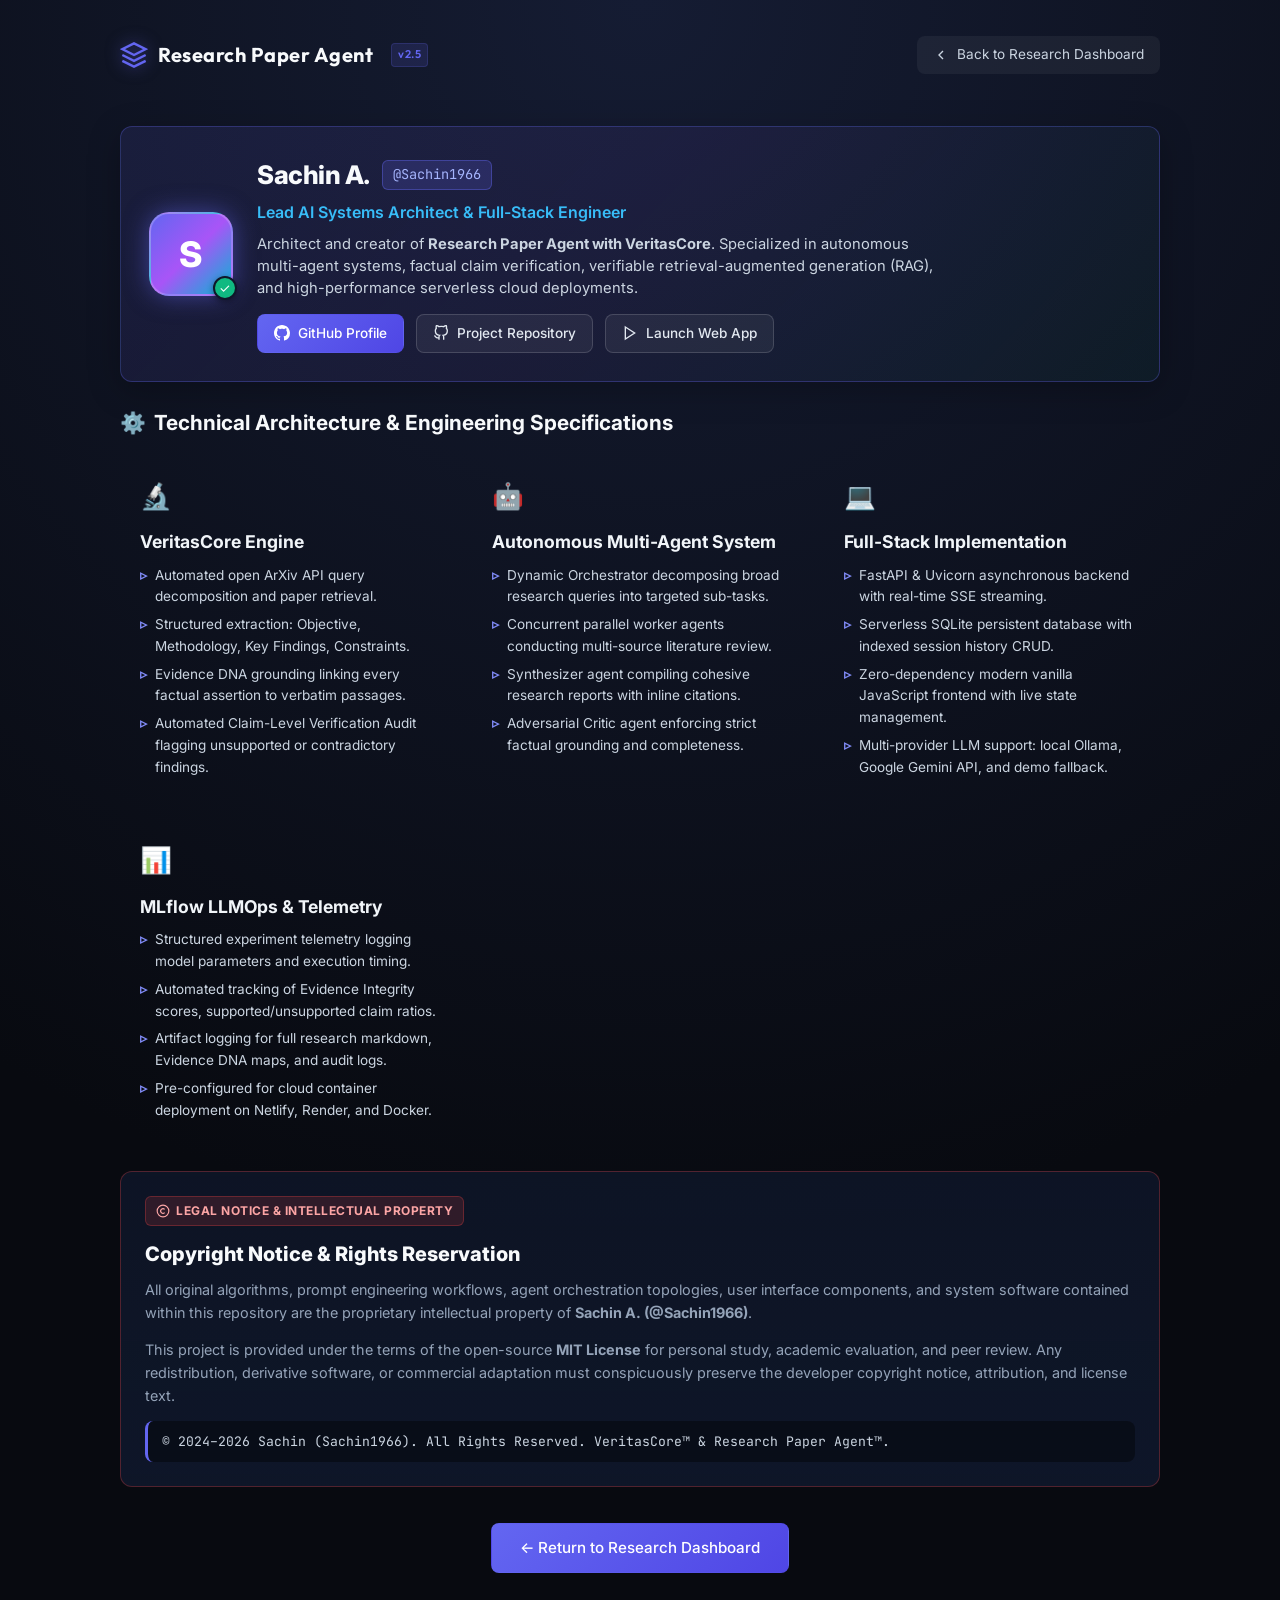
<file: developer.html>
<!DOCTYPE html>
<html lang="en">
<head>
    <meta charset="UTF-8">
    <meta name="viewport" content="width=device-width, initial-scale=1.0">
    <title>Developer Information & Copyright — Research Paper Agent | Sachin A.</title>
    
    <!-- Technical SEO & Meta Tags -->
    <meta name="description" content="Official developer dossier and intellectual property notice for Research Paper Agent & VeritasCore, created and engineered by Sachin A. (@Sachin1966).">
    <meta name="keywords" content="Sachin1966, Sachin A, Developer, AI Architect, Research Paper Agent, VeritasCore, Multi-Agent System, Full-Stack AI Engineer">
    <meta name="author" content="Sachin A. (@Sachin1966)">
    <meta name="robots" content="index, follow">
    <link rel="canonical" href="https://research-analyst-agent.onrender.com/developer.html">
    
    <!-- Favicon -->
    <link rel="icon" type="image/svg+xml" href="favicon.svg">
    <meta name="theme-color" content="#0b0f19">

    <!-- Open Graph -->
    <meta property="og:type" content="profile">
    <meta property="og:url" content="https://research-analyst-agent.onrender.com/developer.html">
    <meta property="og:title" content="Developer Dossier & Copyright — Sachin A. (@Sachin1966)">
    <meta property="og:description" content="Lead AI Systems Architect of Research Paper Agent with VeritasCore. Architecture specifications, project dossier, and intellectual property.">
    <meta property="og:image" content="https://research-analyst-agent.onrender.com/favicon.svg">

    <!-- Twitter Card -->
    <meta name="twitter:card" content="summary">
    <meta name="twitter:creator" content="@Sachin1966">
    <meta name="twitter:title" content="Developer Information — Sachin A. (@Sachin1966)">
    <meta name="twitter:description" content="Lead AI Systems Architect of Research Paper Agent with VeritasCore.">

    <!-- JSON-LD Profile Schema -->
    <script type="application/ld+json">
    {
      "@context": "https://schema.org",
      "@type": "ProfilePage",
      "mainEntity": {
        "@type": "Person",
        "name": "Sachin A.",
        "alternateName": "Sachin1966",
        "jobTitle": "Lead AI Systems Architect & Full-Stack Engineer",
        "description": "Creator and architect of Research Paper Agent with VeritasCore.",
        "url": "https://github.com/Sachin1966",
        "sameAs": [
          "https://github.com/Sachin1966",
          "https://github.com/Sachin1966/Research-Analyst-Agent"
        ]
      }
    }
    </script>

    <!-- Fonts -->
    <link rel="preconnect" href="https://fonts.googleapis.com">
    <link rel="preconnect" href="https://fonts.gstatic.com" crossorigin>
    <link href="https://fonts.googleapis.com/css2?family=Inter:wght@300;400;500;600;700&family=Outfit:wght@400;500;600;700;800&family=JetBrains+Mono:wght@400;500&display=swap" rel="stylesheet">
    <!-- Styled CSS -->
    <link rel="stylesheet" href="app.css?v=3.1">
    <style>
        .dev-standalone-container {
            max-width: 1080px;
            margin: 0 auto;
            padding: 36px 20px 80px 20px;
        }
        .dev-nav-header {
            display: flex;
            align-items: center;
            justify-content: space-between;
            margin-bottom: 32px;
            padding-bottom: 20px;
            border-bottom: 1px solid var(--border-color);
        }
        .back-home-btn {
            display: inline-flex;
            align-items: center;
            gap: 8px;
            padding: 8px 16px;
            background: rgba(255, 255, 255, 0.05);
            border: 1px solid var(--border-color);
            border-radius: 8px;
            color: #cbd5e1;
            font-size: 0.85rem;
            text-decoration: none;
            transition: all 0.2s ease;
        }
        .back-home-btn:hover {
            background: rgba(99, 102, 241, 0.2);
            border-color: #818cf8;
            color: #ffffff;
            transform: translateX(-2px);
        }
    </style>
</head>
<body>
    <div class="dev-standalone-container">
        <!-- Top Nav Bar -->
        <header class="dev-nav-header">
            <div class="logo">
                <svg class="logo-icon" viewBox="0 0 24 24" fill="none" stroke="currentColor" stroke-width="2" style="width: 28px; height: 28px;">
                    <path d="M12 2L2 7l10 5 10-5-10-5zM2 17l10 5 10-5M2 12l10 5 10-5"/>
                </svg>
                <span style="font-weight: 700; font-size: 1.25rem;">Research Paper Agent</span>
                <span class="version-tag" style="margin-left: 8px;">v2.5</span>
            </div>
            <a href="index.html" class="back-home-btn">
                <svg viewBox="0 0 24 24" fill="none" stroke="currentColor" stroke-width="2" style="width: 16px; height: 16px;"><polyline points="15 18 9 12 15 6"></polyline></svg>
                Back to Research Dashboard
            </a>
        </header>

        <!-- Profile Banner -->
        <div class="dev-profile-banner">
            <div class="dev-avatar-wrapper">
                <div class="dev-avatar">S</div>
                <div class="dev-verified-badge" title="Verified Creator">✓</div>
            </div>
            <div class="dev-header-meta">
                <div class="dev-name-row">
                    <span class="dev-name">Sachin A.</span>
                    <span class="dev-handle-tag">@Sachin1966</span>
                </div>
                <div class="dev-role-title">Lead AI Systems Architect & Full-Stack Engineer</div>
                <p class="dev-bio">
                    Architect and creator of <strong>Research Paper Agent with VeritasCore</strong>. Specialized in autonomous multi-agent systems, factual claim verification, verifiable retrieval-augmented generation (RAG), and high-performance serverless cloud deployments.
                </p>
                <div class="dev-links-row">
                    <a href="https://github.com/Sachin1966" target="_blank" rel="noopener noreferrer" class="dev-social-btn primary">
                        <svg viewBox="0 0 24 24" fill="currentColor" style="width: 16px; height: 16px;"><path d="M12 0C5.37 0 0 5.37 0 12c0 5.31 3.435 9.795 8.205 11.385.6.105.825-.255.825-.57 0-.285-.015-1.23-.015-2.235-3.015.555-3.795-.735-4.035-1.41-.135-.345-.72-1.41-1.23-1.695-.42-.225-1.02-.78-.015-.795.945-.015 1.62.87 1.845 1.23 1.08 1.815 2.805 1.305 3.495.99.105-.78.42-1.305.765-1.605-2.67-.3-5.46-1.335-5.46-5.925 0-1.305.465-2.385 1.23-3.225-.12-.3-.54-1.53.12-3.18 0 0 1.005-.315 3.3 1.23.96-.27 1.98-.405 3-.405s2.04.135 3 .405c2.295-1.56 3.3-1.23 3.3-1.23.66 1.65.24 2.88.12 3.18.765.84 1.23 1.905 1.23 3.225 0 4.605-2.805 5.625-5.475 5.925.435.375.81 1.095.81 2.22 0 1.605-.015 2.895-.015 3.3 0 .315.225.69.825.57A12.02 12.02 0 0024 12c0-6.63-5.37-12-12-12z"/></svg>
                        GitHub Profile
                    </a>
                    <a href="https://github.com/Sachin1966/Research-Analyst-Agent" target="_blank" rel="noopener noreferrer" class="dev-social-btn">
                        <svg viewBox="0 0 24 24" fill="none" stroke="currentColor" stroke-width="2" style="width: 16px; height: 16px;"><path d="M9 19c-5 1.5-5-2.5-7-3m14 6v-3.87a3.37 3.37 0 0 0-.94-2.61c3.14-.35 6.44-1.54 6.44-7A5.44 5.44 0 0 0 20 4.77 5.07 5.07 0 0 0 19.91 1S18.73.65 16 2.48a13.38 13.38 0 0 0-7 0C6.27.65 5.09 1 5.09 1A5.07 5.07 0 0 0 5 4.77a5.44 5.44 0 0 0-1.5 3.78c0 5.42 3.3 6.61 6.44 7A3.37 3.37 0 0 0 9 18.13V22"></path></svg>
                        Project Repository
                    </a>
                    <a href="index.html" class="dev-social-btn">
                        <svg viewBox="0 0 24 24" fill="none" stroke="currentColor" stroke-width="2" style="width: 16px; height: 16px;"><polygon points="5 3 19 12 5 21 5 3"></polygon></svg>
                        Launch Web App
                    </a>
                </div>
            </div>
        </div>

        <!-- Technical Architecture & Innovation Grid -->
        <h2 style="font-size: 1.3rem; margin-bottom: 16px; color: #f8fafc; display: flex; align-items: center; gap: 8px;">
            <span>⚙️</span> Technical Architecture & Engineering Specifications
        </h2>
        <div class="dev-details-grid">
            <div class="dev-detail-card">
                <span class="dev-card-icon">🔬</span>
                <div class="dev-card-title">VeritasCore Engine</div>
                <ul class="dev-card-list">
                    <li>Automated open ArXiv API query decomposition and paper retrieval.</li>
                    <li>Structured extraction: Objective, Methodology, Key Findings, Constraints.</li>
                    <li>Evidence DNA grounding linking every factual assertion to verbatim passages.</li>
                    <li>Automated Claim-Level Verification Audit flagging unsupported or contradictory findings.</li>
                </ul>
            </div>

            <div class="dev-detail-card">
                <span class="dev-card-icon">🤖</span>
                <div class="dev-card-title">Autonomous Multi-Agent System</div>
                <ul class="dev-card-list">
                    <li>Dynamic Orchestrator decomposing broad research queries into targeted sub-tasks.</li>
                    <li>Concurrent parallel worker agents conducting multi-source literature review.</li>
                    <li>Synthesizer agent compiling cohesive research reports with inline citations.</li>
                    <li>Adversarial Critic agent enforcing strict factual grounding and completeness.</li>
                </ul>
            </div>

            <div class="dev-detail-card">
                <span class="dev-card-icon">💻</span>
                <div class="dev-card-title">Full-Stack Implementation</div>
                <ul class="dev-card-list">
                    <li>FastAPI & Uvicorn asynchronous backend with real-time SSE streaming.</li>
                    <li>Serverless SQLite persistent database with indexed session history CRUD.</li>
                    <li>Zero-dependency modern vanilla JavaScript frontend with live state management.</li>
                    <li>Multi-provider LLM support: local Ollama, Google Gemini API, and demo fallback.</li>
                </ul>
            </div>

            <div class="dev-detail-card">
                <span class="dev-card-icon">📊</span>
                <div class="dev-card-title">MLflow LLMOps & Telemetry</div>
                <ul class="dev-card-list">
                    <li>Structured experiment telemetry logging model parameters and execution timing.</li>
                    <li>Automated tracking of Evidence Integrity scores, supported/unsupported claim ratios.</li>
                    <li>Artifact logging for full research markdown, Evidence DNA maps, and audit logs.</li>
                    <li>Pre-configured for cloud container deployment on Netlify, Render, and Docker.</li>
                </ul>
            </div>
        </div>

        <!-- Copyright & Legal Protection Card -->
        <div class="dev-copyright-card">
            <div class="dev-copyright-badge">
                <svg viewBox="0 0 24 24" fill="none" stroke="currentColor" stroke-width="2" style="width: 14px; height: 14px;"><circle cx="12" cy="12" r="10"></circle><path d="M14.83 14.83a4 4 0 1 1 0-5.66"></path></svg>
                Legal Notice & Intellectual Property
            </div>
            <div class="dev-copyright-heading">Copyright Notice & Rights Reservation</div>
            <p class="dev-copyright-text">
                All original algorithms, prompt engineering workflows, agent orchestration topologies, user interface components, and system software contained within this repository are the proprietary intellectual property of <strong>Sachin A. (@Sachin1966)</strong>.
            </p>
            <p class="dev-copyright-text">
                This project is provided under the terms of the open-source <strong>MIT License</strong> for personal study, academic evaluation, and peer review. Any redistribution, derivative software, or commercial adaptation must conspicuously preserve the developer copyright notice, attribution, and license text.
            </p>
            <div class="dev-copyright-footer-tag">
                © 2024–2026 Sachin (Sachin1966). All Rights Reserved. VeritasCore™ & Research Paper Agent™.
            </div>
        </div>

        <!-- Bottom Action -->
        <div style="text-align: center; margin-top: 36px;">
            <a href="index.html" class="dev-social-btn primary" style="padding: 12px 28px; font-size: 0.95rem;">
                ← Return to Research Dashboard
            </a>
        </div>
    </div>
</body>
</html>
</file>
<file: app.css>
/* Reset and Base Styles */
* {
    margin: 0;
    padding: 0;
    box-sizing: border-box;
}

:root {
    --bg-dark: #080a10;
    --panel-glass: rgba(13, 19, 32, 0.5);
    --panel-glass-hover: rgba(18, 26, 44, 0.6);
    --border-light: rgba(255, 255, 255, 0.06);
    --border-glow: rgba(99, 102, 241, 0.25);

    --text-primary: #f8fafc;
    --text-secondary: #cbd5e1;
    --text-muted: #64748b;

    --color-primary: #6366f1;
    /* Indigo */
    --color-primary-glow: rgba(99, 102, 241, 0.15);
    --color-secondary: #a855f7;
    /* Purple */

    --color-success: #10b981;
    /* Emerald */
    --color-success-glow: rgba(16, 185, 129, 0.12);
    --color-warning: #f59e0b;
    /* Amber */
    --color-warning-glow: rgba(245, 158, 11, 0.12);
    --color-danger: #ef4444;
    /* Rose */
    --color-danger-glow: rgba(239, 68, 68, 0.12);

    --font-heading: 'Outfit', -apple-system, BlinkMacSystemFont, "Segoe UI", Roboto, sans-serif;
    --font-body: 'Inter', -apple-system, BlinkMacSystemFont, "Segoe UI", Roboto, sans-serif;
    --font-mono: 'JetBrains Mono', 'Courier New', Courier, monospace;
}

body {
    background: radial-gradient(circle at 50% 0%, #151c33 0%, var(--bg-dark) 70%);
    color: var(--text-secondary);
    font-family: var(--font-body);
    min-height: 100vh;
    overflow-x: hidden;
    line-height: 1.6;
}

/* Custom Scrollbars */
::-webkit-scrollbar {
    width: 8px;
    height: 8px;
}

::-webkit-scrollbar-track {
    background: rgba(8, 10, 16, 0.5);
}

::-webkit-scrollbar-thumb {
    background: rgba(255, 255, 255, 0.08);
    border-radius: 4px;
}

::-webkit-scrollbar-thumb:hover {
    background: rgba(255, 255, 255, 0.15);
}

/* App Layout */
.app-container {
    display: flex;
    min-height: 100vh;
}

/* Sidebar */
.sidebar {
    width: 320px;
    background: rgba(6, 9, 15, 0.8);
    border-right: 1px solid var(--border-light);
    display: flex;
    flex-direction: column;
    padding: 24px;
    backdrop-filter: blur(10px);
    flex-shrink: 0;
}

.sidebar-header {
    display: flex;
    align-items: center;
    justify-content: space-between;
    margin-bottom: 32px;
}

.logo {
    display: flex;
    align-items: center;
    gap: 10px;
    font-family: var(--font-heading);
    font-size: 1.15rem;
    font-weight: 700;
    color: var(--text-primary);
    letter-spacing: 0.5px;
}

.logo-icon {
    width: 24px;
    height: 24px;
    color: var(--color-primary);
    filter: drop-shadow(0 0 8px rgba(99, 102, 241, 0.5));
}

.version-tag {
    font-size: 0.7rem;
    background: rgba(99, 102, 241, 0.15);
    color: var(--color-primary);
    padding: 2px 6px;
    border-radius: 4px;
    border: 1px solid rgba(99, 102, 241, 0.2);
    font-weight: 600;
}

.sidebar-section {
    margin-bottom: 32px;
}

.sidebar-section.fill-height {
    flex-grow: 1;
    display: flex;
    flex-direction: column;
    overflow: hidden;
}

.sidebar-section h3 {
    font-family: var(--font-heading);
    font-size: 0.8rem;
    text-transform: uppercase;
    letter-spacing: 1px;
    color: var(--text-muted);
    margin-bottom: 16px;
}

/* Form inputs */
.form-group {
    margin-bottom: 20px;
}

.form-group label {
    display: block;
    font-size: 0.8rem;
    margin-bottom: 8px;
    color: var(--text-secondary);
}

.select-wrapper {
    position: relative;
}

select {
    width: 100%;
    background: rgba(0, 0, 0, 0.3);
    border: 1px solid var(--border-light);
    border-radius: 8px;
    padding: 10px 14px;
    color: var(--text-primary);
    font-family: var(--font-body);
    font-size: 0.9rem;
    outline: none;
    cursor: pointer;
    transition: all 0.2s ease;
    appearance: none;
}

select:focus {
    border-color: var(--color-primary);
    box-shadow: 0 0 10px rgba(99, 102, 241, 0.15);
}

.select-wrapper::after {
    content: "▼";
    font-size: 0.65rem;
    color: var(--text-muted);
    position: absolute;
    right: 14px;
    top: 50%;
    transform: translateY(-50%);
    pointer-events: none;
}

/* Status Badges */
.status-list {
    display: flex;
    flex-direction: column;
    gap: 12px;
}

.status-item {
    display: flex;
    justify-content: space-between;
    align-items: center;
    font-size: 0.8rem;
}

.status-badge {
    padding: 3px 8px;
    border-radius: 6px;
    font-weight: 500;
    font-size: 0.75rem;
    border: 1px solid transparent;
}

.status-badge.live {
    background: var(--color-success-glow);
    color: var(--color-success);
    border-color: rgba(16, 185, 129, 0.2);
}

.status-badge.demo {
    background: var(--color-warning-glow);
    color: var(--color-warning);
    border-color: rgba(245, 158, 11, 0.2);
}

.status-badge.offline {
    background: var(--color-danger-glow);
    color: var(--color-danger);
    border-color: rgba(239, 68, 68, 0.2);
}

.status-badge.checking {
    background: rgba(255, 255, 255, 0.05);
    color: var(--text-muted);
    border-color: var(--border-light);
}

/* History List */
.sidebar-section-header {
    display: flex;
    justify-content: space-between;
    align-items: center;
    margin-bottom: 8px;
}

.sidebar-section-header h3 {
    margin-bottom: 0;
}

.btn-text-sm {
    background: transparent;
    border: none;
    color: var(--text-muted);
    font-size: 0.7rem;
    font-weight: 600;
    cursor: pointer;
    text-transform: uppercase;
    letter-spacing: 0.5px;
    padding: 3px 6px;
    border-radius: 4px;
    transition: all 0.2s;
}

.btn-text-sm:hover {
    color: #f87171;
    background: rgba(239, 68, 68, 0.1);
}

.history-list {
    flex-grow: 1;
    overflow-y: auto;
    display: flex;
    flex-direction: column;
    gap: 8px;
    margin-right: -8px;
    padding-right: 8px;
}

.empty-history {
    color: var(--text-muted);
    font-size: 0.85rem;
    font-style: italic;
    text-align: center;
    margin-top: 10px;
}

.history-item {
    background: rgba(255, 255, 255, 0.02);
    border: 1px solid var(--border-light);
    padding: 10px 12px;
    border-radius: 8px;
    cursor: pointer;
    font-size: 0.8rem;
    display: flex;
    flex-direction: column;
    gap: 5px;
    transition: all 0.2s ease;
    text-align: left;
    position: relative;
}

.history-item:hover {
    background: rgba(99, 102, 241, 0.08);
    border-color: rgba(99, 102, 241, 0.3);
}

.history-item.active {
    background: rgba(99, 102, 241, 0.16);
    border-color: #818cf8;
}

.history-item-top {
    display: flex;
    justify-content: space-between;
    align-items: center;
    gap: 6px;
}

.history-time {
    font-size: 0.7rem;
    color: var(--text-muted);
    font-family: var(--font-mono);
}

.history-badges {
    display: flex;
    align-items: center;
    gap: 6px;
}

.history-duration {
    font-size: 0.68rem;
    background: rgba(255, 255, 255, 0.06);
    padding: 1px 5px;
    border-radius: 3px;
    color: var(--text-secondary);
    font-family: var(--font-mono);
}

.history-query {
    font-weight: 500;
    color: var(--text-primary);
    overflow: hidden;
    text-overflow: ellipsis;
    white-space: nowrap;
    line-height: 1.3;
}

.history-delete-btn {
    opacity: 0;
    background: transparent;
    border: none;
    color: var(--text-muted);
    cursor: pointer;
    font-size: 0.8rem;
    padding: 1px 4px;
    border-radius: 3px;
    line-height: 1;
    transition: all 0.2s;
}

.history-item:hover .history-delete-btn {
    opacity: 1;
}

.history-delete-btn:hover {
    color: #ef4444;
    background: rgba(239, 68, 68, 0.2);
}

.sidebar-footer {
    border-top: 1px solid var(--border-light);
    padding-top: 16px;
    font-size: 0.75rem;
    color: var(--text-muted);
    text-align: center;
}

/* Main Workspace */
.main-workspace {
    flex-grow: 1;
    display: flex;
    flex-direction: column;
    padding: 40px;
    max-width: 1400px;
    margin: 0 auto;
    width: 100%;
}

.workspace-header {
    display: flex;
    justify-content: space-between;
    align-items: flex-start;
    margin-bottom: 30px;
}

.header-title h1 {
    font-family: var(--font-heading);
    font-size: 2.2rem;
    font-weight: 800;
    color: var(--text-primary);
    letter-spacing: -0.5px;
    margin-bottom: 4px;
    background: linear-gradient(135deg, #ffffff 50%, #a5b4fc 100%);

    -webkit-background-clip: text;
    background-clip: text;
    -webkit-text-fill-color: transparent;
}

.header-title p {
    color: var(--text-muted);
    font-size: 0.95rem;
}

.timer-display {
    font-family: var(--font-mono);
    background: rgba(0, 0, 0, 0.4);
    border: 1px solid var(--border-light);
    padding: 6px 12px;
    border-radius: 8px;
    font-size: 0.95rem;
    color: var(--text-secondary);
}

/* Search Panel */
.search-panel {
    margin-bottom: 32px;
}

.search-box-container {
    background: rgba(10, 15, 26, 0.6);
    border: 1px solid rgba(255, 255, 255, 0.08);
    box-shadow: 0 8px 32px 0 rgba(0, 0, 0, 0.4);
    border-radius: 12px;
    display: flex;
    align-items: center;
    padding: 8px;
    position: relative;
    transition: all 0.3s ease;
}

.search-box-container:focus-within {
    border-color: var(--color-primary);
    box-shadow: 0 0 20px rgba(99, 102, 241, 0.25);
}

.search-icon {
    width: 20px;
    height: 20px;
    color: var(--text-muted);
    margin-left: 16px;
}

#query-input {
    flex-grow: 1;
    background: transparent;
    border: none;
    outline: none;
    color: var(--text-primary);
    font-size: 1rem;
    padding: 12px 16px;
    font-family: var(--font-body);
}

#query-input::placeholder {
    color: var(--text-muted);
}

/* Buttons */
.btn-primary {
    background: linear-gradient(135deg, var(--color-primary) 0%, var(--color-secondary) 100%);
    border: none;
    border-radius: 8px;
    color: white;
    font-family: var(--font-body);
    font-weight: 600;
    font-size: 0.9rem;
    padding: 12px 24px;
    display: flex;
    align-items: center;
    gap: 8px;
    cursor: pointer;
    transition: all 0.2s ease;
    box-shadow: 0 4px 15px rgba(99, 102, 241, 0.3);
}

.btn-primary:hover {
    transform: translateY(-1px);
    box-shadow: 0 6px 20px rgba(99, 102, 241, 0.45);
}

.btn-primary:active {
    transform: translateY(1px);
}

.btn-icon {
    width: 14px;
    height: 14px;
    fill: currentColor;
}

.btn-secondary {
    background: rgba(255, 255, 255, 0.05);
    border: 1px solid var(--border-light);
    border-radius: 6px;
    color: var(--text-secondary);
    font-family: var(--font-body);
    font-size: 0.8rem;
    padding: 6px 12px;
    display: flex;
    align-items: center;
    gap: 6px;
    cursor: pointer;
    transition: all 0.2s ease;
}

.btn-secondary:hover {
    background: rgba(255, 255, 255, 0.1);
    color: var(--text-primary);
    border-color: rgba(255, 255, 255, 0.15);
}

.btn-small-icon {
    width: 12px;
    height: 12px;
}

.btn-sm {
    padding: 5px 10px;
    font-size: 0.75rem;
}

/* Glassmorphism Cards */
.card {
    background: var(--panel-glass);
    border: 1px solid var(--border-light);
    border-radius: 12px;
    padding: 24px;
    margin-bottom: 24px;
    backdrop-filter: blur(20px);
    transition: transform 0.2s ease, border-color 0.2s ease;
}

.card:hover {
    background: var(--panel-glass-hover);
}

.card-header {
    display: flex;
    justify-content: space-between;
    align-items: center;
    margin-bottom: 16px;
}

.card-header h2 {
    font-family: var(--font-heading);
    font-size: 1.25rem;
    font-weight: 700;
    color: var(--text-primary);
}

.header-controls {
    display: flex;
    gap: 8px;
    align-items: center;
}

.section-desc {
    color: var(--text-muted);
    font-size: 0.9rem;
    margin-bottom: 16px;
}

/* Agent Role Badges */
.agent-badge {
    padding: 4px 10px;
    border-radius: 99px;
    font-size: 0.7rem;
    font-weight: 700;
    text-transform: uppercase;
    letter-spacing: 0.5px;
    border: 1px solid transparent;
}

.agent-badge.orchestrator {
    background: rgba(99, 102, 241, 0.1);
    color: var(--color-primary);
    border-color: rgba(99, 102, 241, 0.2);
}

.agent-badge.worker {
    background: rgba(168, 85, 247, 0.1);
    color: var(--color-secondary);
    border-color: rgba(168, 85, 247, 0.2);
}

.agent-badge.synthesizer {
    background: rgba(236, 72, 153, 0.1);
    color: #ec4899;
    border-color: rgba(236, 72, 153, 0.2);
}

/* Pipeline Status Card */
.status-card {
    border-left: 3px solid var(--color-primary);
}

.status-card:has(.pulse-indicator.green) {
    border-left-color: var(--color-success);
}

.status-card:has(.pulse-indicator.blue) {
    border-left-color: var(--color-primary);
}

.status-card:has(.pulse-indicator.amber) {
    border-left-color: var(--color-warning);
}

.status-card:has(.pulse-indicator.purple) {
    border-left-color: var(--color-secondary);
}

.pulse-indicator {
    display: inline-block;
    width: 10px;
    height: 10px;
    border-radius: 50%;
    margin-right: 8px;
    box-shadow: 0 0 8px currentColor;
    flex-shrink: 0;
}

.pulse-indicator.red {
    background-color: var(--color-danger);
    color: var(--color-danger);
    animation: pulse 1.5s infinite;
}

.pulse-indicator.green {
    background-color: var(--color-success);
    color: var(--color-success);
}

.pulse-indicator.blue {
    background-color: var(--color-primary);
    color: var(--color-primary);
    animation: pulse 1.5s infinite;
}

.pulse-indicator.amber {
    background-color: var(--color-warning);
    color: var(--color-warning);
    animation: pulse 1.5s infinite;
}

.pulse-indicator.purple {
    background-color: var(--color-secondary);
    color: var(--color-secondary);
    animation: pulse 1.5s infinite;
}


@keyframes pulse {
    0% {
        transform: scale(0.9);
        opacity: 0.6;
    }

    50% {
        transform: scale(1.1);
        opacity: 1;
        box-shadow: 0 0 12px currentColor;
    }

    100% {
        transform: scale(0.9);
        opacity: 0.6;
    }
}

/* Progress bar */
.progress-bar-container {
    width: 100%;
    height: 4px;
    background: rgba(255, 255, 255, 0.04);
    border-radius: 2px;
    overflow: hidden;
    margin-bottom: 12px;
}

.progress-bar {
    height: 100%;
    background: linear-gradient(90deg, var(--color-primary) 0%, var(--color-secondary) 100%);
    transition: width 0.4s ease;
}

.status-logs {
    background: rgba(0, 0, 0, 0.3);
    border: 1px solid var(--border-light);
    border-radius: 8px;
    padding: 12px 16px;
    max-height: 120px;
    overflow-y: auto;
    font-family: var(--font-mono);
    font-size: 0.8rem;
    display: flex;
    flex-direction: column;
    gap: 6px;
}

.log-entry {
    color: var(--text-muted);
}

.log-entry.active {
    color: var(--text-primary);
    border-left: 2px solid var(--color-primary);
    padding-left: 6px;
}

.log-entry.success {
    color: var(--color-success);
}

.log-entry.error {
    color: var(--color-danger);
}

.log-entry.warning {
    color: var(--color-warning);
}


/* Step 1: Orchestrator Sub-questions */
.sub-questions-grid {
    display: grid;
    grid-template-columns: repeat(auto-fit, minmax(250px, 1fr));
    gap: 16px;
}

.question-chip {
    background: rgba(255, 255, 255, 0.02);
    border: 1px solid var(--border-light);
    border-radius: 8px;
    padding: 16px;
    display: flex;
    align-items: flex-start;
    gap: 12px;
    transition: all 0.3s ease;
    animation: fadeIn 0.4s ease forwards;
}

.question-chip:hover {
    border-color: var(--border-glow);
    background: rgba(99, 102, 241, 0.03);
    box-shadow: 0 4px 20px rgba(99, 102, 241, 0.05);
}

.question-num {
    background: rgba(99, 102, 241, 0.15);
    color: #a5b4fc;
    font-family: var(--font-heading);
    font-weight: 700;
    width: 24px;
    height: 24px;
    border-radius: 50%;
    display: flex;
    align-items: center;
    justify-content: center;
    font-size: 0.8rem;
    flex-shrink: 0;
}

.question-text {
    font-size: 0.85rem;
    color: var(--text-primary);
    font-weight: 500;
}

/* Step 2: Workers Section */
.workers-grid {
    display: grid;
    grid-template-columns: repeat(auto-fit, minmax(320px, 1fr));
    gap: 20px;
}

.worker-card {
    background: rgba(0, 0, 0, 0.2);
    border: 1px solid var(--border-light);
    border-radius: 10px;
    padding: 20px;
    display: flex;
    flex-direction: column;
    gap: 12px;
    transition: all 0.3s ease;
    animation: fadeIn 0.4s ease forwards;
}

.worker-card.searching {
    border-color: rgba(245, 158, 11, 0.4);
    box-shadow: 0 0 15px rgba(245, 158, 11, 0.05);
}

.worker-card.completed {
    border-color: rgba(16, 185, 129, 0.3);
}

.worker-card.failed {
    border-color: rgba(239, 68, 68, 0.3);
}

.worker-header {
    display: flex;
    justify-content: space-between;
    align-items: center;
    border-bottom: 1px solid var(--border-light);
    padding-bottom: 10px;
}

.worker-name {
    font-family: var(--font-heading);
    font-size: 0.9rem;
    font-weight: 600;
    color: var(--text-primary);
}

.worker-status {
    font-size: 0.75rem;
    font-weight: 600;
    text-transform: uppercase;
}

.worker-status.pending {
    color: var(--text-muted);
}

.worker-status.searching {
    color: var(--color-warning);
}

.worker-status.completed {
    color: var(--color-success);
}

.worker-status.failed {
    color: var(--color-danger);
}

.worker-question {
    font-size: 0.85rem;
    font-weight: 500;
    color: var(--text-secondary);
    line-height: 1.4;
}

.worker-summary {
    font-size: 0.85rem;
    color: var(--text-muted);
    line-height: 1.5;
    flex-grow: 1;
}

.worker-card.completed .worker-summary {
    color: var(--text-secondary);
}

.worker-sources {
    border-top: 1px solid var(--border-light);
    padding-top: 10px;
}

.worker-sources-title {
    font-size: 0.75rem;
    color: var(--text-muted);
    text-transform: uppercase;
    letter-spacing: 0.5px;
    margin-bottom: 6px;
}

.sources-list {
    display: flex;
    flex-wrap: wrap;
    gap: 6px;
}

.source-link {
    font-size: 0.7rem;
    background: rgba(255, 255, 255, 0.04);
    border: 1px solid var(--border-light);
    color: #a5b4fc;
    padding: 3px 6px;
    border-radius: 4px;
    text-decoration: none;
    max-width: 140px;
    white-space: nowrap;
    overflow: hidden;
    text-overflow: ellipsis;
    transition: all 0.2s ease;
}

.source-link:hover {
    background: rgba(99, 102, 241, 0.15);
    border-color: rgba(99, 102, 241, 0.3);
    color: var(--text-primary);
}

/* Step 3: Synthesizer Section */
.report-content {
    background: rgba(0, 0, 0, 0.15);
    border: 1px solid var(--border-light);
    border-radius: 8px;
    padding: 30px;
}

/* Markdown Rendering Custom Styles */
.markdown-body {
    font-size: 0.95rem;
    color: #e2e8f0;
}

.markdown-body h1,
.markdown-body h2,
.markdown-body h3 {
    font-family: var(--font-heading);
    color: var(--text-primary);
    margin-top: 24px;
    margin-bottom: 12px;
    font-weight: 700;
}

.markdown-body h2 {
    font-size: 1.4rem;
    border-bottom: 1px solid var(--border-light);
    padding-bottom: 6px;
}

.markdown-body p {
    margin-bottom: 16px;
}

.markdown-body ul,
.markdown-body ol {
    margin-bottom: 16px;
    padding-left: 20px;
}

.markdown-body li {
    margin-bottom: 6px;
}

.markdown-body code {
    font-family: var(--font-mono);
    background: rgba(255, 255, 255, 0.08);
    padding: 2px 6px;
    border-radius: 4px;
    font-size: 0.85em;
    color: #f472b6;
}

.markdown-body blockquote {
    border-left: 4px solid var(--color-primary);
    background: rgba(255, 255, 255, 0.02);
    padding: 12px 16px;
    margin-bottom: 16px;
    border-radius: 0 8px 8px 0;
    color: var(--text-secondary);
}

.markdown-body hr {
    border: none;
    border-top: 1px solid var(--border-light);
    margin: 24px 0;
}

/* Helper Utilities */
.hidden {
    display: none !important;
}

@keyframes fadeIn {
    from {
        opacity: 0;
        transform: translateY(8px);
    }

    to {
        opacity: 1;
        transform: translateY(0);
    }
}

/* Responsive Scaling */
@media (max-width: 1024px) {
    .app-container {
        flex-direction: column;
    }

    .sidebar {
        width: 100%;
        border-right: none;
        border-bottom: 1px solid var(--border-light);
    }

    .main-workspace {
        padding: 24px;
    }
}


/* ==========================================================================
   VeritasCore — Research Paper Intelligence & Evidence Verification Styles
   ========================================================================== */

.veritas-feature-list {
    list-style: none;
    padding: 0;
    margin: 8px 0;
    display: flex;
    flex-direction: column;
    gap: 10px;
    font-size: 0.85rem;
    color: var(--text-secondary);
}

.veritas-feature-list li {
    display: flex;
    align-items: flex-start;
    gap: 8px;
    line-height: 1.4;
    background: rgba(255, 255, 255, 0.02);
    padding: 8px 10px;
    border-radius: 6px;
    border: 1px solid var(--border-light);
}

.veritas-feature-list .feat-icon {
    font-size: 1rem;
    line-height: 1;
}

.agent-badge.veritas {
    background: linear-gradient(135deg, rgba(99, 102, 241, 0.25), rgba(168, 85, 247, 0.25));
    color: #c084fc;
    border: 1px solid rgba(192, 132, 252, 0.3);
    font-weight: 600;
}

.card-title-group {
    display: flex;
    flex-direction: column;
    gap: 4px;
}

.card-title-group .section-desc {
    margin-bottom: 0;
    font-size: 0.88rem;
    color: var(--text-muted);
}

/* 1. Research Paper Summaries Grid */
.papers-grid {
    display: grid;
    grid-template-columns: repeat(auto-fit, minmax(340px, 1fr));
    gap: 20px;
    margin-top: 16px;
}

.paper-card {
    background: rgba(15, 23, 42, 0.65);
    border: 1px solid var(--border-light);
    border-radius: 12px;
    padding: 20px;
    display: flex;
    flex-direction: column;
    gap: 16px;
    transition: transform 0.2s ease, border-color 0.2s ease;
}

.paper-card:hover {
    border-color: rgba(99, 102, 241, 0.4);
    transform: translateY(-2px);
}

.paper-header {
    display: flex;
    flex-direction: column;
    gap: 6px;
    border-bottom: 1px solid var(--border-light);
    padding-bottom: 12px;
}

.paper-title-line {
    display: flex;
    align-items: flex-start;
    gap: 10px;
}

.paper-badge {
    background: rgba(99, 102, 241, 0.2);
    color: #a5b4fc;
    font-size: 0.72rem;
    font-weight: 700;
    text-transform: uppercase;
    padding: 3px 8px;
    border-radius: 4px;
    letter-spacing: 0.5px;
    flex-shrink: 0;
    margin-top: 2px;
}

.paper-title-link {
    color: var(--text-primary);
    font-size: 1.02rem;
    font-weight: 600;
    text-decoration: none;
    line-height: 1.4;
    display: inline-flex;
    align-items: center;
    gap: 6px;
    transition: color 0.2s;
}

.paper-title-link:hover {
    color: #818cf8;
}

.paper-title-link .ext-icon {
    width: 14px;
    height: 14px;
    flex-shrink: 0;
    opacity: 0.7;
}

.paper-meta {
    font-size: 0.8rem;
    color: var(--text-muted);
}

.paper-body {
    display: flex;
    flex-direction: column;
    gap: 12px;
    font-size: 0.88rem;
}

.paper-block {
    background: rgba(255, 255, 255, 0.02);
    padding: 10px 12px;
    border-radius: 8px;
    border: 1px solid rgba(255, 255, 255, 0.03);
}

.paper-block-title {
    display: block;
    font-size: 0.78rem;
    font-weight: 700;
    text-transform: uppercase;
    letter-spacing: 0.5px;
    color: #94a3b8;
    margin-bottom: 4px;
}

.paper-block p {
    color: var(--text-secondary);
    line-height: 1.5;
    margin: 0;
}

.paper-findings-list {
    margin: 0;
    padding-left: 18px;
    color: var(--text-secondary);
}

.paper-findings-list li {
    margin-bottom: 4px;
    line-height: 1.4;
}

.paper-block.limitations {
    background: rgba(239, 68, 68, 0.04);
    border: 1px solid rgba(239, 68, 68, 0.15);
}

.paper-block.limitations .paper-block-title {
    color: #fca5a5;
}

/* 2. Evidence DNA Matrix */
.dna-container {
    display: flex;
    flex-direction: column;
    gap: 16px;
    margin-top: 16px;
}

.dna-card {
    background: rgba(15, 23, 42, 0.6);
    border: 1px solid var(--border-light);
    border-left: 4px solid var(--color-primary);
    border-radius: 10px;
    padding: 18px 20px;
    display: flex;
    flex-direction: column;
    gap: 14px;
    position: relative;
    transition: transform 0.2s ease, border-color 0.2s ease;
}

.dna-card:hover {
    border-color: rgba(99, 102, 241, 0.5);
    transform: translateX(3px);
}

.dna-header {
    display: flex;
    justify-content: space-between;
    align-items: center;
    flex-wrap: wrap;
    gap: 10px;
}

.dna-tag-row {
    display: flex;
    align-items: center;
    gap: 8px;
}

.dna-badge {
    background: rgba(99, 102, 241, 0.18);
    color: #a5b4fc;
    font-size: 0.75rem;
    font-weight: 700;
    padding: 3px 8px;
    border-radius: 4px;
    letter-spacing: 0.5px;
}

.alignment-pill {
    font-size: 0.72rem;
    font-weight: 600;
    padding: 3px 10px;
    border-radius: 12px;
    text-transform: uppercase;
    letter-spacing: 0.4px;
}

.alignment-pill.direct {
    background: rgba(16, 185, 129, 0.15);
    color: #34d399;
    border: 1px solid rgba(16, 185, 129, 0.3);
}

.alignment-pill.contextual {
    background: rgba(59, 130, 246, 0.15);
    color: #60a5fa;
    border: 1px solid rgba(59, 130, 246, 0.3);
}

.alignment-pill.partial {
    background: rgba(245, 158, 11, 0.15);
    color: #fbbf24;
    border: 1px solid rgba(245, 158, 11, 0.3);
}

.confidence-indicator {
    display: flex;
    align-items: center;
    gap: 8px;
    font-size: 0.8rem;
    color: var(--text-muted);
}

.conf-bar-bg {
    width: 60px;
    height: 6px;
    background: rgba(255, 255, 255, 0.1);
    border-radius: 3px;
    overflow: hidden;
}

.conf-bar-fill {
    height: 100%;
    background: linear-gradient(90deg, #6366f1, #10b981);
    border-radius: 3px;
}

.conf-text {
    font-weight: 700;
    color: var(--text-primary);
    font-family: var(--font-mono);
}

.dna-claim-text {
    font-size: 1rem;
    font-weight: 500;
    color: var(--text-primary);
    line-height: 1.5;
}

.dna-claim-text .quote-symbol {
    color: var(--color-primary);
    font-size: 1.2rem;
    font-weight: 700;
    margin: 0 2px;
}

.dna-evidence-box {
    background: rgba(8, 12, 22, 0.8);
    border: 1px solid rgba(255, 255, 255, 0.05);
    border-radius: 8px;
    padding: 12px 16px;
    display: flex;
    flex-direction: column;
    gap: 8px;
}

.dna-source-title {
    display: flex;
    align-items: center;
    gap: 6px;
    font-size: 0.82rem;
    color: var(--text-muted);
}

.dna-source-title .source-icon {
    width: 14px;
    height: 14px;
    color: var(--color-primary);
}

.dna-source-title a {
    color: #93c5fd;
    text-decoration: none;
    font-weight: 600;
}

.dna-source-title a:hover {
    text-decoration: underline;
}

.verbatim-passage {
    display: flex;
    flex-direction: column;
    gap: 4px;
}

.verbatim-passage .passage-lbl {
    font-size: 0.72rem;
    text-transform: uppercase;
    font-weight: 700;
    letter-spacing: 0.5px;
    color: #64748b;
}

.verbatim-passage blockquote {
    margin: 0;
    font-size: 0.88rem;
    color: #e2e8f0;
    font-style: italic;
    line-height: 1.5;
    background: transparent;
    padding: 4px 0 4px 10px;
    border-left: 3px solid rgba(99, 102, 241, 0.5);
}

/* 3. Claim-Level Verification Audit */
.audit-metrics-bar {
    display: grid;
    grid-template-columns: repeat(auto-fit, minmax(140px, 1fr));
    gap: 12px;
    margin-top: 16px;
    margin-bottom: 20px;
}

.audit-metric-badge {
    background: rgba(15, 23, 42, 0.7);
    border: 1px solid var(--border-light);
    border-radius: 10px;
    padding: 14px 12px;
    display: flex;
    flex-direction: column;
    align-items: center;
    gap: 4px;
    text-align: center;
}

.audit-metric-badge.integrity {
    border-color: rgba(99, 102, 241, 0.4);
    background: radial-gradient(circle at center, rgba(99, 102, 241, 0.15), rgba(15, 23, 42, 0.7));
}

.audit-metric-badge.supported {
    border-color: rgba(16, 185, 129, 0.3);
}

.audit-metric-badge.unsupported {
    border-color: rgba(239, 68, 68, 0.3);
}

.audit-metric-badge.contradictory {
    border-color: rgba(245, 158, 11, 0.3);
}

.audit-metric-badge.needs-research {
    border-color: rgba(14, 165, 233, 0.3);
}

.audit-metric-badge .metric-val {
    font-size: 1.5rem;
    font-weight: 800;
    font-family: var(--font-heading);
    color: var(--text-primary);
    line-height: 1;
}

.audit-metric-badge.integrity .metric-val {
    color: #818cf8;
}

.audit-metric-badge.supported .metric-val {
    color: #34d399;
}

.audit-metric-badge.unsupported .metric-val {
    color: #f87171;
}

.audit-metric-badge.contradictory .metric-val {
    color: #fbbf24;
}

.audit-metric-badge.needs-research .metric-val {
    color: #38bdf8;
}

.audit-metric-badge .metric-lbl {
    font-size: 0.75rem;
    text-transform: uppercase;
    font-weight: 600;
    letter-spacing: 0.5px;
    color: var(--text-muted);
}

/* Audit Filter Tabs */
.audit-filter-tabs {
    display: flex;
    flex-wrap: wrap;
    gap: 8px;
    margin-bottom: 20px;
}

.audit-filter-btn {
    background: rgba(255, 255, 255, 0.04);
    border: 1px solid var(--border-light);
    color: var(--text-secondary);
    padding: 6px 14px;
    border-radius: 20px;
    font-size: 0.8rem;
    font-weight: 500;
    cursor: pointer;
    transition: all 0.2s ease;
}

.audit-filter-btn:hover {
    background: rgba(255, 255, 255, 0.08);
    color: var(--text-primary);
}

.audit-filter-btn.active {
    background: rgba(99, 102, 241, 0.25);
    border-color: #818cf8;
    color: #ffffff;
    box-shadow: 0 0 12px rgba(99, 102, 241, 0.25);
}

/* Claim Audit Cards */
.audit-claims-container {
    display: flex;
    flex-direction: column;
    gap: 16px;
}

.claim-audit-card {
    background: rgba(15, 23, 42, 0.65);
    border: 1px solid var(--border-light);
    border-radius: 10px;
    padding: 18px 20px;
    display: flex;
    flex-direction: column;
    gap: 12px;
    transition: transform 0.2s ease;
}

.claim-audit-card:hover {
    transform: translateY(-2px);
}

.claim-audit-card.supported {
    border-left: 4px solid var(--color-success);
}

.claim-audit-card.unsupported {
    border-left: 4px solid var(--color-danger);
    background: rgba(239, 68, 68, 0.03);
}

.claim-audit-card.contradictory {
    border-left: 4px solid var(--color-warning);
    background: rgba(245, 158, 11, 0.03);
}

.claim-audit-card.needs-further-research {
    border-left: 4px solid #38bdf8;
    background: rgba(14, 165, 233, 0.03);
}

.audit-card-header {
    display: flex;
    justify-content: space-between;
    align-items: center;
    flex-wrap: wrap;
    gap: 8px;
}

.claim-id-pill {
    font-size: 0.75rem;
    font-weight: 700;
    color: var(--text-muted);
    text-transform: uppercase;
    letter-spacing: 0.5px;
}

.audit-verdict-badge {
    font-size: 0.75rem;
    font-weight: 700;
    padding: 4px 10px;
    border-radius: 12px;
    letter-spacing: 0.5px;
}

.audit-verdict-badge.supported {
    background: rgba(16, 185, 129, 0.15);
    color: #34d399;
    border: 1px solid rgba(16, 185, 129, 0.3);
}

.audit-verdict-badge.unsupported {
    background: rgba(239, 68, 68, 0.15);
    color: #f87171;
    border: 1px solid rgba(239, 68, 68, 0.3);
}

.audit-verdict-badge.contradictory {
    background: rgba(245, 158, 11, 0.15);
    color: #fbbf24;
    border: 1px solid rgba(245, 158, 11, 0.3);
}

.audit-verdict-badge.needs-research {
    background: rgba(14, 165, 233, 0.15);
    color: #38bdf8;
    border: 1px solid rgba(14, 165, 233, 0.3);
}

.audit-claim-text {
    font-size: 0.98rem;
    font-weight: 600;
    color: var(--text-primary);
    line-height: 1.5;
    margin-bottom: 4px;
}

.audit-verdict-expl {
    font-size: 0.88rem;
    color: var(--text-secondary);
    line-height: 1.5;
}

.audit-conflict-box {
    background: rgba(245, 158, 11, 0.08);
    border: 1px solid rgba(245, 158, 11, 0.25);
    border-radius: 6px;
    padding: 10px 14px;
    font-size: 0.85rem;
}

.audit-conflict-box .box-title {
    display: block;
    font-weight: 700;
    color: #fbbf24;
    margin-bottom: 4px;
}

.audit-conflict-box p {
    color: #fef3c7;
    margin: 0;
    line-height: 1.4;
}

.audit-research-box {
    background: rgba(14, 165, 233, 0.08);
    border: 1px solid rgba(14, 165, 233, 0.25);
    border-radius: 6px;
    padding: 10px 14px;
    font-size: 0.85rem;
}

.audit-research-box .box-title {
    display: block;
    font-weight: 700;
    color: #38bdf8;
    margin-bottom: 4px;
}

.audit-research-box p {
    color: #e0f2fe;
    margin: 0;
    line-height: 1.4;
}

.audit-supporting-row {
    display: flex;
    align-items: center;
    gap: 8px;
    font-size: 0.8rem;
    flex-wrap: wrap;
    border-top: 1px solid rgba(255, 255, 255, 0.05);
    padding-top: 10px;
    margin-top: 4px;
}

.audit-supporting-row .row-label {
    color: var(--text-muted);
    font-weight: 500;
}

.claim-source-chip {
    background: rgba(255, 255, 255, 0.05);
    color: #cbd5e1;
    padding: 2px 8px;
    border-radius: 4px;
    font-size: 0.75rem;
    border: 1px solid var(--border-light);
}

.audit-supporting-row .no-source {
    color: #f87171;
    font-style: italic;
    font-size: 0.75rem;
}
/* ==========================================================================
   Capabilities Navbar & Multi-View Tabs
   ========================================================================== */

/* 1. Top Capabilities Navbar */
.capabilities-nav-bar {
    display: flex;
    align-items: center;
    gap: 8px;
    margin-bottom: 24px;
    padding: 6px;
    background: rgba(10, 15, 28, 0.75);
    border: 1px solid var(--border-light);
    border-radius: 12px;
    backdrop-filter: blur(16px);
    overflow-x: auto;
}

.nav-tab-btn {
    display: inline-flex;
    align-items: center;
    gap: 8px;
    padding: 10px 18px;
    background: transparent;
    border: 1px solid transparent;
    border-radius: 8px;
    color: var(--text-secondary);
    font-size: 0.9rem;
    font-weight: 600;
    cursor: pointer;
    transition: all 0.2s ease;
    white-space: nowrap;
    font-family: var(--font-body);
}

.nav-tab-btn:hover {
    background: rgba(255, 255, 255, 0.05);
    color: var(--text-primary);
}

.nav-tab-btn.active {
    background: linear-gradient(135deg, rgba(99, 102, 241, 0.22), rgba(168, 85, 247, 0.18));
    border-color: rgba(99, 102, 241, 0.45);
    color: #ffffff;
    box-shadow: 0 0 16px rgba(99, 102, 241, 0.25);
}

.nav-tab-btn .tab-emoji {
    font-size: 1.05rem;
    line-height: 1;
}

.nav-tab-btn .tab-pill {
    font-size: 0.72rem;
    padding: 2px 8px;
    border-radius: 10px;
    background: rgba(255, 255, 255, 0.08);
    color: var(--text-muted);
    font-family: var(--font-mono);
    font-weight: 700;
    transition: all 0.2s;
}

.nav-tab-btn.active .tab-pill {
    background: rgba(99, 102, 241, 0.35);
    color: #c7d2fe;
}

/* 2. Sidebar Capabilities Navigation */
.sidebar-capabilities-nav {
    display: flex;
    flex-direction: column;
    gap: 8px;
    margin-top: 6px;
}

.sidebar-cap-btn {
    background: rgba(255, 255, 255, 0.02);
    border: 1px solid var(--border-light);
    border-radius: 8px;
    padding: 10px 12px;
    display: flex;
    flex-direction: column;
    gap: 4px;
    text-align: left;
    cursor: pointer;
    transition: all 0.2s ease;
    width: 100%;
    font-family: var(--font-body);
}

.sidebar-cap-btn:hover {
    background: rgba(99, 102, 241, 0.08);
    border-color: rgba(99, 102, 241, 0.3);
    transform: translateY(-1px);
}

.sidebar-cap-btn.active {
    background: linear-gradient(135deg, rgba(99, 102, 241, 0.2), rgba(168, 85, 247, 0.14));
    border-color: #818cf8;
    box-shadow: 0 0 14px rgba(99, 102, 241, 0.25);
}

.cap-btn-header {
    display: flex;
    align-items: center;
    justify-content: space-between;
    gap: 6px;
    width: 100%;
}

.cap-btn-header .feat-icon {
    font-size: 1rem;
    line-height: 1;
}

.cap-btn-title {
    font-weight: 600;
    font-size: 0.85rem;
    color: var(--text-primary);
    flex-grow: 1;
    margin-left: 4px;
}

.cap-btn-badge {
    font-size: 0.68rem;
    font-weight: 700;
    padding: 1px 7px;
    border-radius: 10px;
    background: rgba(255, 255, 255, 0.06);
    color: var(--text-muted);
    font-family: var(--font-mono);
}

.sidebar-cap-btn.active .cap-btn-badge {
    background: rgba(99, 102, 241, 0.35);
    color: #c7d2fe;
}

.cap-btn-desc {
    font-size: 0.74rem;
    color: var(--text-muted);
    line-height: 1.35;
    margin: 0;
    padding-left: 20px;
}

/* 3. Capability View Panels */
.capability-view {
    display: none;
    animation: fadeIn 0.25s ease-in-out;
}

.capability-view.active {
    display: block;
}

/* Loading States & Mini Spinners */
.loading-state {
    display: flex;
    align-items: center;
    gap: 12px;
    padding: 24px;
    background: rgba(255, 255, 255, 0.02);
    border: 1px dashed rgba(255, 255, 255, 0.12);
    border-radius: 8px;
    color: var(--text-muted);
    font-size: 0.9rem;
    font-style: italic;
    width: 100%;
}

.mini-spinner {
    width: 18px;
    height: 18px;
    border: 2px solid rgba(99, 102, 241, 0.2);
    border-top-color: #818cf8;
    border-radius: 50%;
    animation: spin 0.8s linear infinite;
    flex-shrink: 0;
}

@keyframes spin {
    to { transform: rotate(360deg); }
}

/* ==========================================================================
   Developer Information & Technical Dossier Styles
   ========================================================================== */
.dev-profile-banner {
    display: flex;
    align-items: center;
    gap: 24px;
    padding: 28px;
    background: linear-gradient(135deg, rgba(99, 102, 241, 0.12) 0%, rgba(139, 92, 246, 0.08) 50%, rgba(16, 185, 129, 0.06) 100%);
    border: 1px solid rgba(99, 102, 241, 0.3);
    border-radius: 12px;
    margin-bottom: 24px;
    box-shadow: 0 8px 32px rgba(0, 0, 0, 0.25);
    position: relative;
    overflow: hidden;
}

.dev-avatar-wrapper {
    position: relative;
    flex-shrink: 0;
}

.dev-avatar {
    width: 84px;
    height: 84px;
    border-radius: 20px;
    background: linear-gradient(135deg, #6366f1 0%, #a855f7 50%, #06b6d4 100%);
    display: flex;
    align-items: center;
    justify-content: center;
    font-size: 2.2rem;
    font-weight: 800;
    color: #ffffff;
    box-shadow: 0 0 24px rgba(99, 102, 241, 0.5);
    border: 2px solid rgba(255, 255, 255, 0.2);
}

.dev-verified-badge {
    position: absolute;
    bottom: -4px;
    right: -4px;
    background: #10b981;
    color: white;
    width: 24px;
    height: 24px;
    border-radius: 50%;
    display: flex;
    align-items: center;
    justify-content: center;
    font-size: 13px;
    border: 2px solid #0f172a;
    box-shadow: 0 2px 6px rgba(0,0,0,0.4);
}

.dev-header-meta {
    flex: 1;
}

.dev-name-row {
    display: flex;
    align-items: center;
    gap: 12px;
    flex-wrap: wrap;
    margin-bottom: 4px;
}

.dev-name {
    font-size: 1.6rem;
    font-weight: 800;
    color: #f8fafc;
    letter-spacing: -0.5px;
}

.dev-handle-tag {
    font-family: 'JetBrains Mono', monospace;
    font-size: 0.85rem;
    padding: 3px 10px;
    border-radius: 6px;
    background: rgba(99, 102, 241, 0.2);
    color: #a5b4fc;
    border: 1px solid rgba(99, 102, 241, 0.4);
}

.dev-role-title {
    font-size: 1rem;
    font-weight: 600;
    color: #38bdf8;
    margin-bottom: 8px;
}

.dev-bio {
    font-size: 0.92rem;
    color: var(--text-secondary);
    line-height: 1.5;
    max-width: 680px;
}

.dev-links-row {
    display: flex;
    align-items: center;
    gap: 12px;
    margin-top: 14px;
    flex-wrap: wrap;
}

.dev-social-btn {
    display: inline-flex;
    align-items: center;
    gap: 8px;
    padding: 8px 16px;
    background: rgba(255, 255, 255, 0.06);
    border: 1px solid rgba(255, 255, 255, 0.15);
    border-radius: 8px;
    color: #e2e8f0;
    font-size: 0.85rem;
    font-weight: 500;
    text-decoration: none;
    transition: all 0.2s ease;
}

.dev-social-btn:hover {
    background: rgba(99, 102, 241, 0.25);
    border-color: rgba(99, 102, 241, 0.5);
    color: #ffffff;
    transform: translateY(-2px);
    box-shadow: 0 4px 12px rgba(99, 102, 241, 0.3);
}

.dev-social-btn.primary {
    background: linear-gradient(135deg, #6366f1 0%, #4f46e5 100%);
    border-color: transparent;
    color: #ffffff;
}

.dev-social-btn.primary:hover {
    background: linear-gradient(135deg, #4f46e5 0%, #4338ca 100%);
}

.dev-details-grid {
    display: grid;
    grid-template-columns: repeat(auto-fit, minmax(280px, 1fr));
    gap: 16px;
    margin-bottom: 24px;
}

.dev-detail-card {
    background: var(--bg-card);
    border: 1px solid var(--border-color);
    border-radius: 10px;
    padding: 20px;
    transition: transform 0.2s ease, border-color 0.2s ease;
}

.dev-detail-card:hover {
    transform: translateY(-2px);
    border-color: rgba(99, 102, 241, 0.4);
}

.dev-card-icon {
    font-size: 1.6rem;
    margin-bottom: 12px;
    display: inline-block;
}

.dev-card-title {
    font-size: 1.1rem;
    font-weight: 700;
    color: #f1f5f9;
    margin-bottom: 8px;
}

.dev-card-list {
    list-style: none;
    padding: 0;
    margin: 0;
}

.dev-card-list li {
    font-size: 0.85rem;
    color: var(--text-secondary);
    line-height: 1.6;
    margin-bottom: 6px;
    display: flex;
    align-items: flex-start;
    gap: 8px;
}

.dev-card-list li::before {
    content: "▹";
    color: #818cf8;
    font-weight: bold;
}

.dev-copyright-card {
    background: linear-gradient(180deg, rgba(15, 23, 42, 0.8) 0%, rgba(15, 23, 42, 0.95) 100%);
    border: 1px solid rgba(239, 68, 68, 0.3);
    border-radius: 12px;
    padding: 24px;
    position: relative;
    overflow: hidden;
}

.dev-copyright-badge {
    display: inline-flex;
    align-items: center;
    gap: 6px;
    background: rgba(239, 68, 68, 0.15);
    color: #fca5a5;
    border: 1px solid rgba(239, 68, 68, 0.3);
    padding: 4px 10px;
    border-radius: 6px;
    font-size: 0.75rem;
    font-weight: 700;
    text-transform: uppercase;
    letter-spacing: 0.5px;
    margin-bottom: 12px;
}

.dev-copyright-heading {
    font-size: 1.25rem;
    font-weight: 800;
    color: #f8fafc;
    margin-bottom: 8px;
}

.dev-copyright-text {
    font-size: 0.9rem;
    color: #94a3b8;
    line-height: 1.6;
    margin-bottom: 14px;
}

.dev-copyright-footer-tag {
    font-family: 'JetBrains Mono', monospace;
    font-size: 0.82rem;
    padding: 10px 14px;
    background: rgba(0, 0, 0, 0.4);
    border-radius: 8px;
    border-left: 3px solid #6366f1;
    color: #cbd5e1;
}

.sidebar-developer-footer {
    padding: 14px 16px;
    margin-top: auto;
    border-top: 1px solid var(--border-color);
    background: rgba(15, 23, 42, 0.5);
    display: flex;
    flex-direction: column;
    gap: 6px;
}

.sidebar-developer-link {
    display: flex;
    align-items: center;
    gap: 8px;
    color: #94a3b8;
    font-size: 0.8rem;
    font-weight: 500;
    text-decoration: none;
    transition: color 0.2s ease;
    cursor: pointer;
}

.sidebar-developer-link:hover {
    color: #818cf8;
}

.sidebar-copyright-text {
    font-size: 0.7rem;
    color: #64748b;
    font-family: 'JetBrains Mono', monospace;
}


/* ============================================================ */
/* SaaS Header Authentication, Profile & 7-Day Trial Styles   */
/* ============================================================ */

.header-actions {
    display: flex;
    align-items: center;
    gap: 14px;
}

.header-auth-container {
    position: relative;
    display: flex;
    align-items: center;
}

.btn-auth-action {
    display: inline-flex;
    align-items: center;
    gap: 8px;
    padding: 7px 16px;
    background: linear-gradient(135deg, rgba(99, 102, 241, 0.25) 0%, rgba(168, 85, 247, 0.25) 100%);
    border: 1px solid rgba(168, 85, 247, 0.4);
    border-radius: 9999px;
    color: #f8fafc;
    font-size: 0.85rem;
    font-weight: 600;
    cursor: pointer;
    box-shadow: 0 4px 14px rgba(99, 102, 241, 0.2);
    transition: all 0.25s ease;
    backdrop-filter: blur(8px);
}

.btn-auth-action:hover {
    background: linear-gradient(135deg, rgba(99, 102, 241, 0.45) 0%, rgba(168, 85, 247, 0.45) 100%);
    border-color: rgba(168, 85, 247, 0.7);
    transform: translateY(-1px);
    box-shadow: 0 6px 20px rgba(168, 85, 247, 0.35);
}

.auth-sparkle {
    font-size: 1rem;
    animation: sparklePulse 2s infinite ease-in-out;
}

@keyframes sparklePulse {
    0%, 100% { transform: scale(1); filter: brightness(1); }
    50% { transform: scale(1.2); filter: brightness(1.3); }
}

/* Logged In Widget */
.user-profile-widget {
    display: flex;
    align-items: center;
    gap: 12px;
}

.trial-pill {
    display: inline-flex;
    align-items: center;
    gap: 6px;
    padding: 5px 12px;
    background: rgba(16, 185, 129, 0.12);
    border: 1px solid rgba(16, 185, 129, 0.3);
    border-radius: 9999px;
    color: #34d399;
    font-size: 0.76rem;
    font-weight: 600;
    letter-spacing: 0.2px;
}

.trial-pill.warning {
    background: rgba(245, 158, 11, 0.12);
    border-color: rgba(245, 158, 11, 0.35);
    color: #fbbf24;
}

.trial-pill.pro {
    background: linear-gradient(135deg, rgba(245, 158, 11, 0.2) 0%, rgba(234, 179, 8, 0.25) 100%);
    border-color: rgba(234, 179, 8, 0.5);
    color: #fde047;
}

.trial-dot {
    font-size: 0.65rem;
}

.user-menu-wrapper {
    position: relative;
}

.user-avatar-btn {
    display: flex;
    align-items: center;
    gap: 8px;
    padding: 4px 10px 4px 5px;
    background: rgba(15, 23, 42, 0.7);
    border: 1px solid rgba(255, 255, 255, 0.1);
    border-radius: 9999px;
    color: #f8fafc;
    cursor: pointer;
    transition: all 0.2s ease;
}

.user-avatar-btn:hover {
    background: rgba(30, 41, 59, 0.85);
    border-color: rgba(99, 102, 241, 0.4);
}

.user-avatar-pic {
    width: 28px;
    height: 28px;
    border-radius: 50%;
    object-fit: cover;
    background: #1e293b;
    border: 1.5px solid rgba(99, 102, 241, 0.4);
}

.user-avatar-initials {
    width: 28px;
    height: 28px;
    border-radius: 50%;
    background: linear-gradient(135deg, #6366f1, #a855f7);
    color: white;
    font-size: 0.8rem;
    font-weight: 700;
    display: flex;
    align-items: center;
    justify-content: center;
}

.user-name-text {
    font-size: 0.82rem;
    font-weight: 600;
    max-width: 120px;
    overflow: hidden;
    text-overflow: ellipsis;
    white-space: nowrap;
}

.chevron-icon {
    width: 14px;
    height: 14px;
    stroke: #94a3b8;
    transition: transform 0.2s;
}

/* User Dropdown Menu */
.user-dropdown-menu {
    position: absolute;
    top: calc(100% + 8px);
    right: 0;
    width: 250px;
    background: rgba(15, 23, 42, 0.95);
    border: 1px solid rgba(255, 255, 255, 0.12);
    border-radius: 12px;
    box-shadow: 0 12px 30px rgba(0, 0, 0, 0.6), 0 0 20px rgba(99, 102, 241, 0.15);
    backdrop-filter: blur(16px);
    padding: 8px;
    z-index: 1000;
    animation: dropdownFadeIn 0.18s ease-out;
}

@keyframes dropdownFadeIn {
    from { opacity: 0; transform: translateY(-6px); }
    to { opacity: 1; transform: translateY(0); }
}

.dropdown-header {
    padding: 8px 10px;
    display: flex;
    justify-content: space-between;
    align-items: flex-start;
}

.dropdown-user-info {
    display: flex;
    flex-direction: column;
    overflow: hidden;
}

.dropdown-name {
    font-weight: 700;
    font-size: 0.85rem;
    color: #f8fafc;
    overflow: hidden;
    text-overflow: ellipsis;
    white-space: nowrap;
}

.dropdown-email {
    font-size: 0.72rem;
    color: #94a3b8;
    overflow: hidden;
    text-overflow: ellipsis;
    white-space: nowrap;
}

.dropdown-plan-badge {
    font-size: 0.65rem;
    font-weight: 700;
    padding: 2px 7px;
    border-radius: 9999px;
    background: rgba(16, 185, 129, 0.15);
    border: 1px solid rgba(16, 185, 129, 0.3);
    color: #34d399;
}

.dropdown-divider {
    height: 1px;
    background: rgba(255, 255, 255, 0.08);
    margin: 6px 0;
}

.dropdown-item {
    width: 100%;
    display: flex;
    align-items: center;
    gap: 10px;
    padding: 8px 12px;
    border: none;
    background: transparent;
    color: #cbd5e1;
    font-size: 0.82rem;
    font-weight: 500;
    border-radius: 8px;
    cursor: pointer;
    text-align: left;
    transition: background 0.15s, color 0.15s;
}

.dropdown-item:hover {
    background: rgba(255, 255, 255, 0.06);
    color: #f8fafc;
}

.dropdown-item.text-danger {
    color: #f87171;
}

.dropdown-item.text-danger:hover {
    background: rgba(239, 68, 68, 0.12);
    color: #fca5a5;
}

.dropdown-icon {
    font-size: 0.95rem;
}

/* ============================================================ */
/* Modals Common (Auth, Profile, Upgrade)                       */
/* ============================================================ */

.modal-backdrop {
    position: fixed;
    top: 0;
    left: 0;
    right: 0;
    bottom: 0;
    background: rgba(5, 8, 16, 0.78);
    backdrop-filter: blur(10px);
    display: flex;
    align-items: center;
    justify-content: center;
    z-index: 9999;
    padding: 20px;
    animation: fadeInModal 0.2s ease-out;
}

@keyframes fadeInModal {
    from { opacity: 0; }
    to { opacity: 1; }
}

.modal-card {
    position: relative;
    background: #0f172a;
    border: 1px solid rgba(255, 255, 255, 0.12);
    border-radius: 18px;
    box-shadow: 0 25px 60px rgba(0, 0, 0, 0.7), 0 0 35px rgba(99, 102, 241, 0.15);
    max-width: 500px;
    width: 100%;
    max-height: 90vh;
    overflow-y: auto;
    padding: 28px;
    color: #f8fafc;
}

.modal-close-btn {
    position: absolute;
    top: 18px;
    right: 18px;
    background: rgba(255, 255, 255, 0.06);
    border: 1px solid rgba(255, 255, 255, 0.08);
    color: #94a3b8;
    width: 32px;
    height: 32px;
    border-radius: 50%;
    cursor: pointer;
    display: flex;
    align-items: center;
    justify-content: center;
    font-size: 0.9rem;
    transition: all 0.2s;
}

.modal-close-btn:hover {
    background: rgba(255, 255, 255, 0.12);
    color: #f8fafc;
}

/* Auth Modal Specifics */
.auth-modal-header {
    margin-bottom: 20px;
    text-align: center;
}

.auth-sparkle-badge {
    display: inline-block;
    padding: 3px 10px;
    background: rgba(99, 102, 241, 0.18);
    border: 1px solid rgba(99, 102, 241, 0.35);
    color: #a5b4fc;
    font-size: 0.72rem;
    font-weight: 700;
    border-radius: 9999px;
    margin-bottom: 10px;
    text-transform: uppercase;
    letter-spacing: 0.5px;
}

.auth-header-brand h2 {
    font-size: 1.45rem;
    font-weight: 800;
    color: #f8fafc;
    margin-bottom: 6px;
}

.auth-header-brand p {
    font-size: 0.85rem;
    color: #94a3b8;
    line-height: 1.45;
}

.auth-tabs {
    display: flex;
    background: rgba(15, 23, 42, 0.6);
    border: 1px solid rgba(255, 255, 255, 0.08);
    border-radius: 10px;
    padding: 4px;
    margin-top: 16px;
    gap: 4px;
}

.auth-tab-btn {
    flex: 1;
    padding: 9px 12px;
    background: transparent;
    border: none;
    color: #94a3b8;
    font-size: 0.85rem;
    font-weight: 600;
    border-radius: 7px;
    cursor: pointer;
    transition: all 0.2s;
    display: flex;
    align-items: center;
    justify-content: center;
    gap: 6px;
}

.auth-tab-btn.active {
    background: #1e293b;
    color: #f8fafc;
    box-shadow: 0 2px 8px rgba(0, 0, 0, 0.3);
}

.tab-highlight-tag {
    font-size: 0.65rem;
    background: rgba(16, 185, 129, 0.2);
    color: #34d399;
    border: 1px solid rgba(16, 185, 129, 0.4);
    padding: 1px 6px;
    border-radius: 9999px;
    font-weight: 700;
}

/* Alert Boxes */
.auth-alert {
    padding: 10px 14px;
    border-radius: 8px;
    font-size: 0.82rem;
    margin-bottom: 16px;
    display: flex;
    align-items: center;
    gap: 8px;
}

.auth-alert.error {
    background: rgba(239, 68, 68, 0.15);
    border: 1px solid rgba(239, 68, 68, 0.35);
    color: #fca5a5;
}

.auth-alert.success {
    background: rgba(16, 185, 129, 0.15);
    border: 1px solid rgba(16, 185, 129, 0.35);
    color: #6ee7b7;
}

/* Form Groups & Inputs */
.form-group-auth {
    margin-bottom: 14px;
}

.form-group-auth label {
    display: block;
    font-size: 0.78rem;
    font-weight: 600;
    color: #cbd5e1;
    margin-bottom: 6px;
}

.input-with-icon {
    position: relative;
    display: flex;
    align-items: center;
}

.input-with-icon svg {
    position: absolute;
    left: 12px;
    width: 16px;
    height: 16px;
    stroke: #64748b;
    pointer-events: none;
}

.form-group-auth input {
    width: 100%;
    padding: 9px 12px;
    background: rgba(15, 23, 42, 0.8);
    border: 1px solid rgba(255, 255, 255, 0.1);
    border-radius: 8px;
    color: #f8fafc;
    font-size: 0.88rem;
    font-family: inherit;
    transition: border-color 0.2s;
}

.input-with-icon input {
    padding-left: 36px;
}

.form-group-auth input:focus {
    outline: none;
    border-color: #6366f1;
    box-shadow: 0 0 0 3px rgba(99, 102, 241, 0.18);
}

.btn-auth-submit {
    width: 100%;
    padding: 11px 16px;
    background: linear-gradient(135deg, #6366f1 0%, #4f46e5 100%);
    border: none;
    border-radius: 8px;
    color: white;
    font-size: 0.92rem;
    font-weight: 700;
    cursor: pointer;
    box-shadow: 0 4px 14px rgba(79, 70, 229, 0.4);
    margin-top: 8px;
    transition: all 0.2s;
}

.btn-auth-submit:hover {
    background: linear-gradient(135deg, #4f46e5 0%, #4338ca 100%);
    box-shadow: 0 6px 20px rgba(79, 70, 229, 0.5);
    transform: translateY(-1px);
}

.btn-trial-highlight {
    background: linear-gradient(135deg, #10b981 0%, #059669 100%);
    box-shadow: 0 4px 14px rgba(16, 185, 129, 0.35);
}

.btn-trial-highlight:hover {
    background: linear-gradient(135deg, #059669 0%, #047857 100%);
    box-shadow: 0 6px 20px rgba(16, 185, 129, 0.45);
}

.auth-footer-prompt {
    margin-top: 14px;
    text-align: center;
    font-size: 0.8rem;
    color: #94a3b8;
}

.auth-footer-prompt a {
    color: #818cf8;
    text-decoration: none;
    font-weight: 600;
    margin-left: 5px;
}

.auth-footer-prompt a:hover {
    text-decoration: underline;
}

/* Free Trial Banner in Register */
.free-trial-banner {
    display: flex;
    align-items: center;
    gap: 12px;
    background: rgba(16, 185, 129, 0.12);
    border: 1px solid rgba(16, 185, 129, 0.3);
    border-radius: 10px;
    padding: 10px 14px;
    margin-bottom: 16px;
}

.trial-banner-icon {
    font-size: 1.5rem;
}

.trial-banner-content strong {
    color: #34d399;
    font-size: 0.85rem;
    display: block;
}

.trial-banner-content p {
    color: #94a3b8;
    font-size: 0.74rem;
    margin: 2px 0 0 0;
    line-height: 1.35;
}

/* Avatar Presets Grid */
.avatar-presets-grid {
    display: flex;
    gap: 6px;
    flex-wrap: wrap;
    margin-bottom: 6px;
}

.avatar-preset-btn {
    padding: 5px 10px;
    background: rgba(255, 255, 255, 0.05);
    border: 1px solid rgba(255, 255, 255, 0.1);
    border-radius: 6px;
    color: #cbd5e1;
    font-size: 0.76rem;
    cursor: pointer;
    transition: all 0.15s;
}

.avatar-preset-btn:hover {
    background: rgba(255, 255, 255, 0.12);
    color: #fff;
}

.avatar-preset-btn.active {
    background: rgba(99, 102, 241, 0.25);
    border-color: #6366f1;
    color: #a5b4fc;
    font-weight: 700;
}

/* Profile Modal Details */
.modal-title-row {
    display: flex;
    align-items: center;
    gap: 14px;
    margin-bottom: 20px;
}

.modal-badge-icon {
    font-size: 1.8rem;
    background: rgba(99, 102, 241, 0.15);
    border: 1px solid rgba(99, 102, 241, 0.3);
    width: 48px;
    height: 48px;
    border-radius: 12px;
    display: flex;
    align-items: center;
    justify-content: center;
}

.modal-title-row h2 {
    font-size: 1.3rem;
    font-weight: 800;
    margin-bottom: 2px;
}

.modal-title-row p {
    font-size: 0.82rem;
    color: #94a3b8;
}

.profile-avatar-row {
    display: flex;
    align-items: center;
    gap: 16px;
    margin-bottom: 16px;
    padding: 12px;
    background: rgba(255, 255, 255, 0.03);
    border: 1px solid rgba(255, 255, 255, 0.07);
    border-radius: 12px;
}

.profile-avatar-preview-box {
    width: 64px;
    height: 64px;
    border-radius: 50%;
    overflow: hidden;
    background: #1e293b;
    border: 2px solid #6366f1;
    flex-shrink: 0;
}

.profile-preview-img {
    width: 100%;
    height: 100%;
    object-fit: cover;
}

.profile-avatar-controls {
    flex-grow: 1;
}

.profile-avatar-controls label {
    display: block;
    font-size: 0.74rem;
    color: #94a3b8;
    margin-bottom: 6px;
    font-weight: 600;
}

.profile-avatar-controls input {
    width: 100%;
    padding: 6px 10px;
    background: rgba(15, 23, 42, 0.8);
    border: 1px solid rgba(255, 255, 255, 0.1);
    border-radius: 6px;
    color: #f8fafc;
    font-size: 0.78rem;
}

/* Trial Status Card in Profile */
.trial-status-card {
    background: rgba(16, 185, 129, 0.08);
    border: 1px solid rgba(16, 185, 129, 0.25);
    border-radius: 12px;
    padding: 14px;
    margin: 18px 0;
}

.trial-status-header {
    display: flex;
    justify-content: space-between;
    align-items: center;
    margin-bottom: 6px;
}

.trial-status-info {
    display: flex;
    align-items: center;
    gap: 8px;
    font-weight: 700;
    font-size: 0.9rem;
    color: #f8fafc;
}

.trial-status-badge {
    font-size: 0.7rem;
    font-weight: 700;
    padding: 2px 8px;
    border-radius: 9999px;
    background: rgba(16, 185, 129, 0.2);
    color: #34d399;
}

.trial-status-detail {
    font-size: 0.78rem;
    color: #94a3b8;
    margin-bottom: 10px;
}

.trial-progress-bar-bg {
    width: 100%;
    height: 6px;
    background: rgba(255, 255, 255, 0.1);
    border-radius: 9999px;
    overflow: hidden;
}

.trial-progress-bar-fill {
    height: 100%;
    background: linear-gradient(90deg, #10b981, #34d399);
    border-radius: 9999px;
    transition: width 0.4s ease;
}

.profile-actions-row {
    display: flex;
    gap: 12px;
    margin-top: 18px;
}

.btn-upgrade-action {
    flex: 1;
    padding: 10px 14px;
    background: linear-gradient(135deg, rgba(245, 158, 11, 0.2) 0%, rgba(234, 179, 8, 0.25) 100%);
    border: 1px solid rgba(234, 179, 8, 0.5);
    border-radius: 8px;
    color: #fde047;
    font-size: 0.85rem;
    font-weight: 700;
    cursor: pointer;
    transition: all 0.2s;
}

.btn-upgrade-action:hover {
    background: linear-gradient(135deg, rgba(245, 158, 11, 0.35) 0%, rgba(234, 179, 8, 0.4) 100%);
    box-shadow: 0 4px 14px rgba(234, 179, 8, 0.25);
}

/* Upgrade Modal Details */
.upgrade-modal-card {
    max-width: 540px;
    text-align: center;
}

.pro-crown-badge {
    display: inline-block;
    padding: 4px 12px;
    background: rgba(234, 179, 8, 0.18);
    border: 1px solid rgba(234, 179, 8, 0.4);
    color: #fde047;
    font-size: 0.74rem;
    font-weight: 800;
    border-radius: 9999px;
    margin-bottom: 12px;
    letter-spacing: 0.6px;
}

.upgrade-modal-header h2 {
    font-size: 1.6rem;
    font-weight: 800;
    margin-bottom: 6px;
}

.upgrade-modal-header p {
    font-size: 0.88rem;
    color: #94a3b8;
    margin-bottom: 20px;
}

.pro-pricing-box {
    background: rgba(15, 23, 42, 0.8);
    border: 1px solid rgba(234, 179, 8, 0.3);
    border-radius: 14px;
    padding: 16px;
    margin-bottom: 20px;
}

.pricing-amount {
    display: flex;
    align-items: baseline;
    justify-content: center;
    gap: 4px;
}

.pricing-amount .currency {
    font-size: 1.5rem;
    font-weight: 700;
    color: #fde047;
}

.pricing-amount .price {
    font-size: 2.8rem;
    font-weight: 800;
    color: #f8fafc;
    line-height: 1;
}

.pricing-amount .period {
    font-size: 0.95rem;
    color: #94a3b8;
}

.pricing-sub {
    font-size: 0.78rem;
    color: #34d399;
    margin-top: 6px;
    font-weight: 600;
}

.pro-features-list {
    text-align: left;
    margin-bottom: 24px;
    display: flex;
    flex-direction: column;
    gap: 12px;
}

.pro-feature-item {
    display: flex;
    gap: 12px;
    align-items: flex-start;
}

.feat-check {
    width: 20px;
    height: 20px;
    background: rgba(16, 185, 129, 0.2);
    border: 1px solid rgba(16, 185, 129, 0.4);
    border-radius: 50%;
    color: #34d399;
    display: flex;
    align-items: center;
    justify-content: center;
    font-size: 0.72rem;
    font-weight: 800;
    flex-shrink: 0;
    margin-top: 2px;
}

.pro-feature-item strong {
    font-size: 0.88rem;
    color: #f8fafc;
    display: block;
}

.pro-feature-item p {
    font-size: 0.78rem;
    color: #94a3b8;
    margin: 2px 0 0 0;
}

.btn-razorpay-checkout {
    width: 100%;
    padding: 14px 20px;
    background: linear-gradient(135deg, #0284c7 0%, #0369a1 100%);
    border: none;
    border-radius: 10px;
    color: white;
    font-size: 1rem;
    font-weight: 700;
    cursor: pointer;
    box-shadow: 0 4px 18px rgba(2, 132, 199, 0.4);
    display: flex;
    align-items: center;
    justify-content: center;
    gap: 10px;
    transition: all 0.2s;
}

.btn-razorpay-checkout:hover {
    background: linear-gradient(135deg, #0369a1 0%, #075985 100%);
    box-shadow: 0 6px 24px rgba(2, 132, 199, 0.5);
    transform: translateY(-1px);
}

.razorpay-notice {
    font-size: 0.72rem;
    color: #64748b;
    margin-top: 10px;
}
</file>
